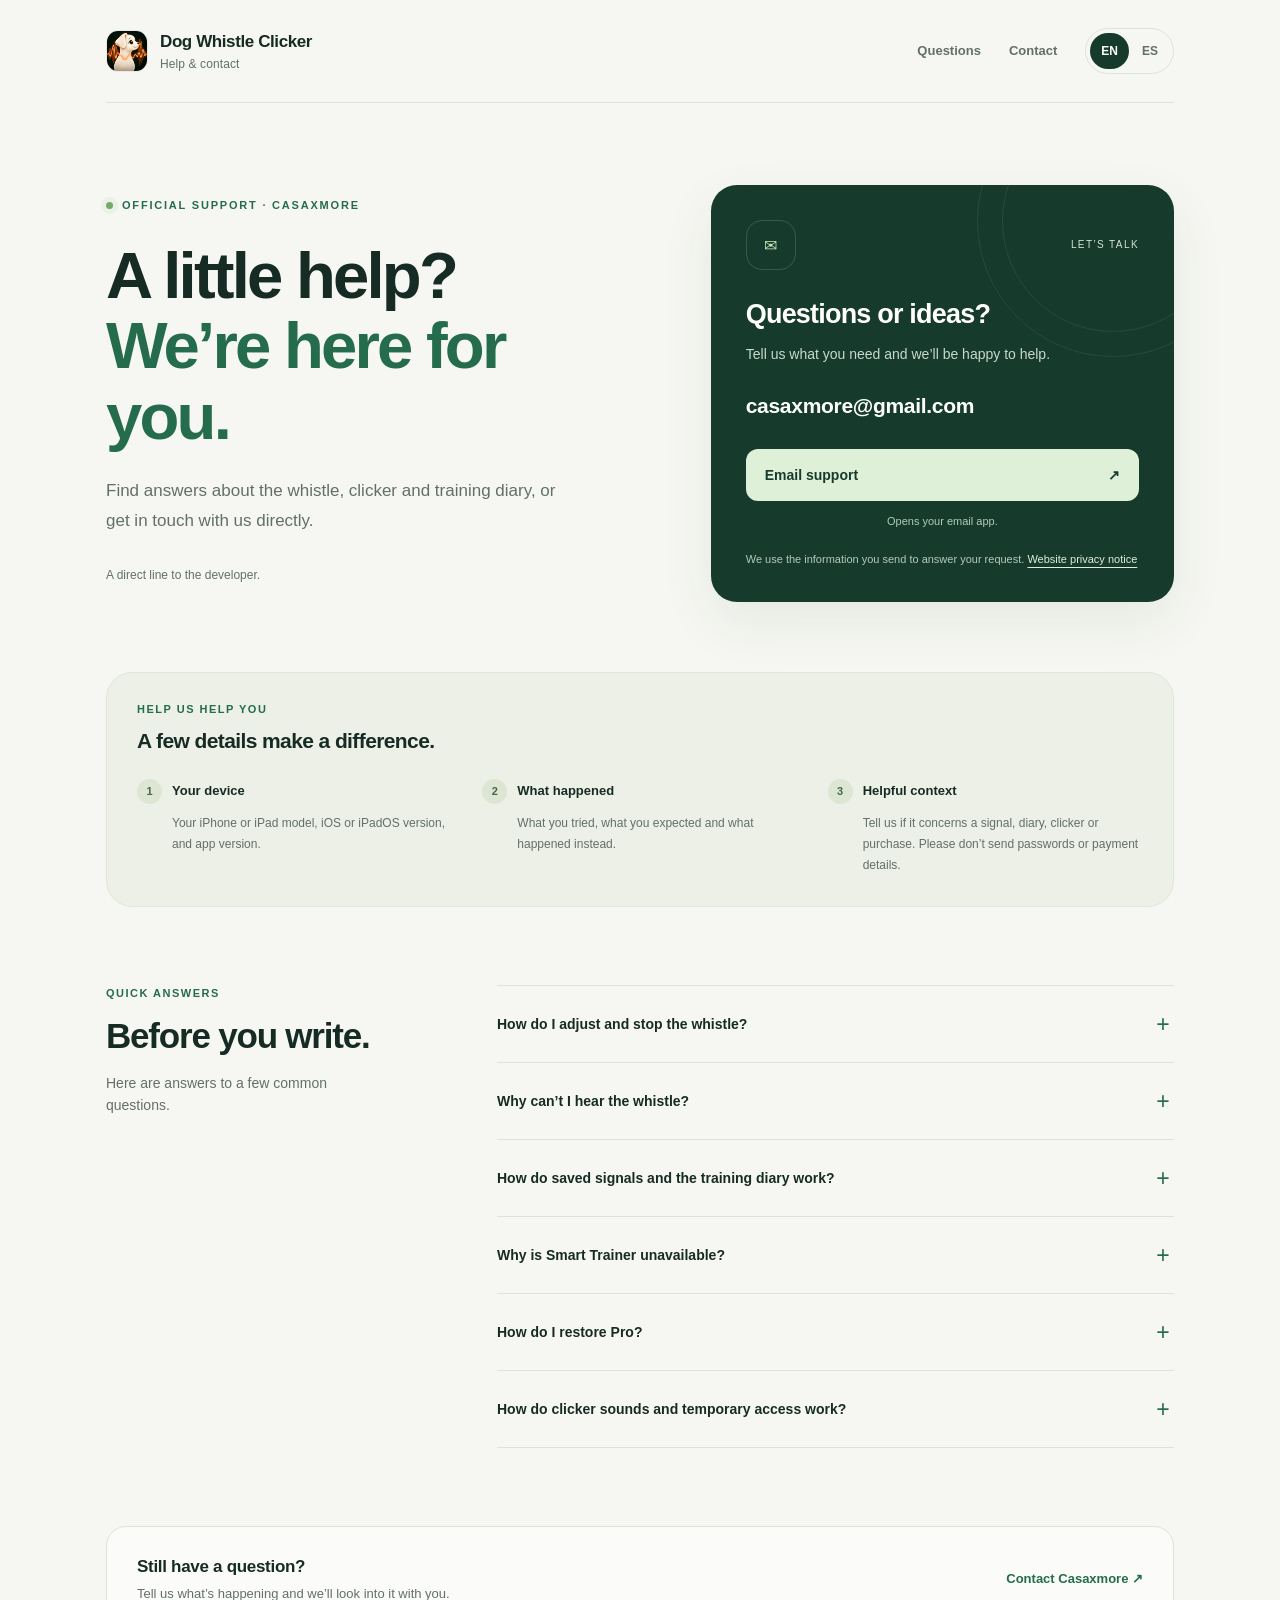
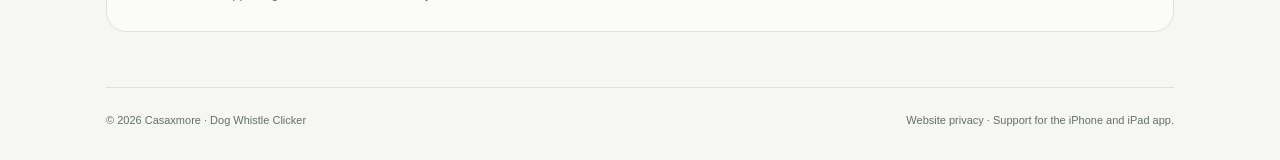
<file: index.html>
<!doctype html>
<html lang="en"><head><meta charset="utf-8"><meta name="viewport" content="width=device-width,initial-scale=1"><meta name="theme-color" content="#f6f7f2"><meta name="description" content="Help and support for Dog Whistle Clicker on iPhone and iPad."><title>Dog Whistle Clicker · Help &amp; contact</title><link rel="icon" href="app-icon.png"><link rel="stylesheet" href="styles.css"></head>
<body><a class="skip" href="#main" data-i18n="skip">Skip to content</a><div class="wrap"><header><a class="brand" href="./"><img src="app-icon.png" alt=""><span>Dog Whistle Clicker<small data-i18n="brand">Help &amp; contact</small></span></a><nav class="nav" aria-label="Main navigation"><a href="#faq" data-i18n="navFaq">Questions</a><a href="#contact" data-i18n="navContact">Contact</a><div class="languages" role="group" aria-label="Language"><button type="button" data-language="en" aria-pressed="true">EN</button><button type="button" data-language="es" aria-pressed="false">ES</button></div></nav></header>
<main id="main"><section class="hero"><div><span class="eyebrow"><span class="dot"></span><span data-i18n="eyebrow">OFFICIAL SUPPORT · CASAXMORE</span></span><h1><span style="color:inherit" data-i18n="headline">A little help?</span><span data-i18n="headlineAccent">We’re here for you.</span></h1><p class="lead" data-i18n="intro">Find answers about the whistle, clicker and training diary, or get in touch with us directly.</p><p class="hero-note" data-i18n="direct">A direct line to the developer.</p></div><div class="contact-card" id="contact"><div class="contact-top"><div class="contact-icon" aria-hidden="true">✉</div><span class="contact-label" data-i18n="tag">LET’S TALK</span></div><h2 data-i18n="contactTitle">Questions or ideas?</h2><p data-i18n="contactText">Tell us what you need and we’ll be happy to help.</p><a class="email" href="mailto:casaxmore@gmail.com">casaxmore@gmail.com</a><a class="contact-button" id="email-support" href="mailto:casaxmore@gmail.com"><span data-i18n="contactButton">Email support</span><span aria-hidden="true">↗</span></a><small class="mail-note" data-i18n="mailNote">Opens your email app.</small><p class="website-privacy"><span data-i18n="privacySummary">We use the information you send to answer your request.</span> <a href="privacy.html" data-privacy-link data-i18n="privacyDetails">Website privacy notice</a></p></div></section>
<section class="preparation"><div class="prep-heading"><div><div class="section-label" data-i18n="prepareTag">HELP US HELP YOU</div><h2 data-i18n="prepareTitle">A few details make a difference.</h2></div></div><ol class="steps"><li><div class="step-title"><span class="number">1</span><span data-i18n="deviceTitle">Your device</span></div><p data-i18n="deviceText">Your iPhone or iPad model, iOS or iPadOS version, and app version.</p></li><li><div class="step-title"><span class="number">2</span><span data-i18n="issueTitle">What happened</span></div><p data-i18n="issueText">What you tried, what you expected and what happened instead.</p></li><li><div class="step-title"><span class="number">3</span><span data-i18n="contextTitle">Helpful context</span></div><p data-i18n="contextText">Tell us if it concerns a signal, diary, clicker or purchase. Please don’t send passwords or payment details.</p></li></ol></section>
<section class="faq" id="faq"><div class="faq-heading"><div class="section-label" data-i18n="faqTag">QUICK ANSWERS</div><h2 data-i18n="faqTitle">Before you write.</h2><p data-i18n="faqIntro">Here are answers to a few common questions.</p></div><div class="faq-list"><details><summary data-i18n="q1">How do I adjust and stop the whistle?</summary><div class="answer"><p data-i18n="a1">On the Modulator screen, touch and drag across the dark surface to adjust the signal. Double-tap the surface to stop it. The session timer also stops the whistle when the selected time ends.</p></div></details><details><summary data-i18n="q2">Why can’t I hear the whistle?</summary><div class="answer"><p data-i18n="a2">Some frequencies may be difficult for people to hear, and sound output varies between speakers and devices. Check your volume and audio output. Start at low intensity, keep sessions short and stop if your dog shows discomfort. Never test the sound close to an ear.</p></div></details><details><summary data-i18n="q3">How do saved signals and the training diary work?</summary><div class="answer"><p data-i18n="a3">With Pro, save a selected signal and replay it from Signals. In the Training Diary, record your practice goal and the reaction you observed. The latest observation is available for free; Pro unlocks the full history. Entries stay on your device and reflect your observations, not a measurement of your dog’s hearing.</p></div></details><details><summary data-i18n="q4">Why is Smart Trainer unavailable?</summary><div class="answer"><p data-i18n="a4">Smart Trainer needs iOS or iPadOS 26 or later, a compatible device, Apple Intelligence enabled and a supported language. Model availability can also depend on whether it is ready on your device. The Training Diary works without Apple Intelligence.</p></div></details><details><summary data-i18n="q5">How do I restore Pro?</summary><div class="answer"><p data-i18n="a5">Open Settings, open the Pro screen and choose Restore purchases. Use the same Apple Account used for the purchase. If you still need help, contact us without sending passwords or payment information.</p></div></details><details><summary data-i18n="q6">How do clicker sounds and temporary access work?</summary><div class="answer"><p data-i18n="a6">The classic clicker is available for free. Pro unlocks all clicker variants. Where a rewarded option is offered, you can choose to watch an ad to unlock an individual clicker or the whistle for one hour.</p></div></details></div></section>
<section class="closing"><div><h2 data-i18n="closingTitle">Still have a question?</h2><p data-i18n="closingText">Tell us what’s happening and we’ll look into it with you.</p></div><a href="mailto:casaxmore@gmail.com" data-i18n="closingButton">Contact Casaxmore ↗</a></section></main><footer><span>© 2026 Casaxmore · Dog Whistle Clicker</span><span><a href="privacy.html" data-privacy-link data-i18n="privacyFooter">Website privacy</a> · <span data-i18n="footer">Support for the iPhone and iPad app.</span></span></footer></div>
<script>
const messages={en:{skip:'Skip to content',brand:'Help & contact',navFaq:'Questions',navContact:'Contact',eyebrow:'OFFICIAL SUPPORT · CASAXMORE',headline:'A little help?',headlineAccent:'We’re here for you.',intro:'Find answers about the whistle, clicker and training diary, or get in touch with us directly.',direct:'A direct line to the developer.',tag:'LET’S TALK',contactTitle:'Questions or ideas?',contactText:'Tell us what you need and we’ll be happy to help.',contactButton:'Email support',mailNote:'Opens your email app.',privacySummary:'We use the information you send to answer your request.',privacyDetails:'Website privacy notice',prepareTag:'HELP US HELP YOU',prepareTitle:'A few details make a difference.',deviceTitle:'Your device',deviceText:'Your iPhone or iPad model, iOS or iPadOS version, and app version.',issueTitle:'What happened',issueText:'What you tried, what you expected and what happened instead.',contextTitle:'Helpful context',contextText:'Tell us if it concerns a signal, diary, clicker or purchase. Please don’t send passwords or payment details.',faqTag:'QUICK ANSWERS',faqTitle:'Before you write.',faqIntro:'Here are answers to a few common questions.',q1:'How do I adjust and stop the whistle?',a1:'On the Modulator screen, touch and drag across the dark surface to adjust the signal. Double-tap the surface to stop it. The session timer also stops the whistle when the selected time ends.',q2:'Why can’t I hear the whistle?',a2:'Some frequencies may be difficult for people to hear, and sound output varies between speakers and devices. Check your volume and audio output. Start at low intensity, keep sessions short and stop if your dog shows discomfort. Never test the sound close to an ear.',q3:'How do saved signals and the training diary work?',a3:'With Pro, save a selected signal and replay it from Signals. In the Training Diary, record your practice goal and the reaction you observed. The latest observation is available for free; Pro unlocks the full history. Entries stay on your device and reflect your observations, not a measurement of your dog’s hearing.',q4:'Why is Smart Trainer unavailable?',a4:'Smart Trainer needs iOS or iPadOS 26 or later, a compatible device, Apple Intelligence enabled and a supported language. Model availability can also depend on whether it is ready on your device. The Training Diary works without Apple Intelligence.',q5:'How do I restore Pro?',a5:'Open Settings, open the Pro screen and choose Restore purchases. Use the same Apple Account used for the purchase. If you still need help, contact us without sending passwords or payment information.',q6:'How do clicker sounds and temporary access work?',a6:'The classic clicker is available for free. Pro unlocks all clicker variants. Where a rewarded option is offered, you can choose to watch an ad to unlock an individual clicker or the whistle for one hour.',closingTitle:'Still have a question?',closingText:'Tell us what’s happening and we’ll look into it with you.',closingButton:'Contact Casaxmore ↗',privacyFooter:'Website privacy',footer:'Support for the iPhone and iPad app.',subject:'Dog Whistle Clicker — Support',body:'Hello, I need help with Dog Whistle Clicker.\n\nDevice model:\niOS / iPadOS version:\nApp version:\n\nWhat happens:\nSteps to reproduce:\n'},es:{skip:'Ir al contenido',brand:'Ayuda y contacto',navFaq:'Preguntas frecuentes',navContact:'Contacto',eyebrow:'SOPORTE OFICIAL · CASAXMORE',headline:'¿Necesitas ayuda?',headlineAccent:'Estamos aquí para ti.',intro:'Encuentra respuestas sobre el silbato, el clicker y el diario de entrenamiento, o escríbenos directamente.',direct:'Una vía directa con el desarrollador.',tag:'HABLEMOS',contactTitle:'¿Dudas o ideas?',contactText:'Cuéntanos qué necesitas y estaremos encantados de ayudarte.',contactButton:'Escribir a soporte',mailNote:'Se abrirá tu aplicación de correo.',privacySummary:'Utilizamos la información que nos envías para responder a tu consulta.',privacyDetails:'Privacidad de esta web',prepareTag:'AYÚDANOS A AYUDARTE',prepareTitle:'Unos detalles marcan la diferencia.',deviceTitle:'Tu dispositivo',deviceText:'Modelo de iPhone o iPad, versión de iOS o iPadOS y versión de la app.',issueTitle:'Qué ha ocurrido',issueText:'Qué intentabas hacer, qué esperabas y qué ha ocurrido.',contextTitle:'Un poco de contexto',contextText:'Cuéntanos si se trata de una señal, el diario, el clicker o una compra. No envíes contraseñas ni datos de pago.',faqTag:'RESPUESTAS RÁPIDAS',faqTitle:'Antes de escribirnos.',faqIntro:'Estas respuestas pueden ayudarte.',q1:'¿Cómo ajusto y detengo el silbato?',a1:'En la pantalla Modulador, toca y arrastra sobre la superficie oscura para ajustar la señal. Toca dos veces para detenerla. El temporizador también para el silbato al finalizar el tiempo elegido.',q2:'¿Por qué no oigo el silbato?',a2:'Algunas frecuencias pueden ser difíciles de oír para las personas y el sonido varía según el altavoz y el dispositivo. Comprueba el volumen y la salida de audio. Empieza con intensidad baja, haz sesiones cortas y detente si tu perro muestra molestias. Nunca pruebes el sonido cerca de un oído.',q3:'¿Cómo funcionan las señales guardadas y el diario?',a3:'Con Pro puedes guardar una señal seleccionada y reproducirla desde Señales. En el diario de entrenamiento puedes registrar el objetivo y la reacción observada. La última observación está disponible gratis; Pro desbloquea el historial completo. Los registros permanecen en el dispositivo y reflejan tus observaciones, no una medición de la audición del perro.',q4:'¿Por qué no está disponible el entrenador inteligente?',a4:'Smart Trainer necesita iOS o iPadOS 26 o posterior, un dispositivo compatible, Apple Intelligence activado y un idioma compatible. También depende de que el modelo esté listo en el dispositivo. El diario de entrenamiento funciona sin Apple Intelligence.',q5:'¿Cómo restauro Pro?',a5:'Abre Ajustes, entra en la pantalla Pro y selecciona Restaurar compras. Usa la misma cuenta de Apple con la que hiciste la compra. Si necesitas ayuda, escríbenos sin enviar contraseñas ni datos de pago.',q6:'¿Cómo funcionan los clickers y el acceso temporal?',a6:'El clicker clásico está disponible gratis. Pro desbloquea todas las variantes. Cuando se ofrece la opción bonificada, puedes elegir ver un anuncio para desbloquear un clicker concreto o el silbato durante una hora.',closingTitle:'¿Te queda alguna duda?',closingText:'Cuéntanos qué ocurre y lo revisaremos contigo.',closingButton:'Contactar con Casaxmore ↗',privacyFooter:'Privacidad de la web',footer:'Soporte para la app de iPhone y iPad.',subject:'Dog Whistle Clicker — Soporte',body:'Hola, necesito ayuda con Dog Whistle Clicker.\n\nModelo del dispositivo:\nVersión de iOS / iPadOS:\nVersión de la app:\n\nQué ocurre:\nPasos para reproducirlo:\n'}};
function setLanguage(lang){const l=messages[lang]?lang:'en',m=messages[l];document.documentElement.lang=l;document.title='Dog Whistle Clicker · '+m.brand;document.querySelector('meta[name="description"]').content=m.intro;document.querySelectorAll('[data-i18n]').forEach(e=>e.textContent=m[e.dataset.i18n]);document.querySelectorAll('[data-language]').forEach(e=>e.setAttribute('aria-pressed',String(e.dataset.language===l)));document.querySelectorAll('[data-privacy-link]').forEach(e=>e.href='privacy.html?lang='+l);document.getElementById('email-support').href='mailto:casaxmore@gmail.com?subject='+encodeURIComponent(m.subject)+'&body='+encodeURIComponent(m.body)}document.querySelectorAll('[data-language]').forEach(e=>e.addEventListener('click',()=>setLanguage(e.dataset.language)));setLanguage(new URLSearchParams(location.search).get('lang')||'en');
</script></body></html>
</file>
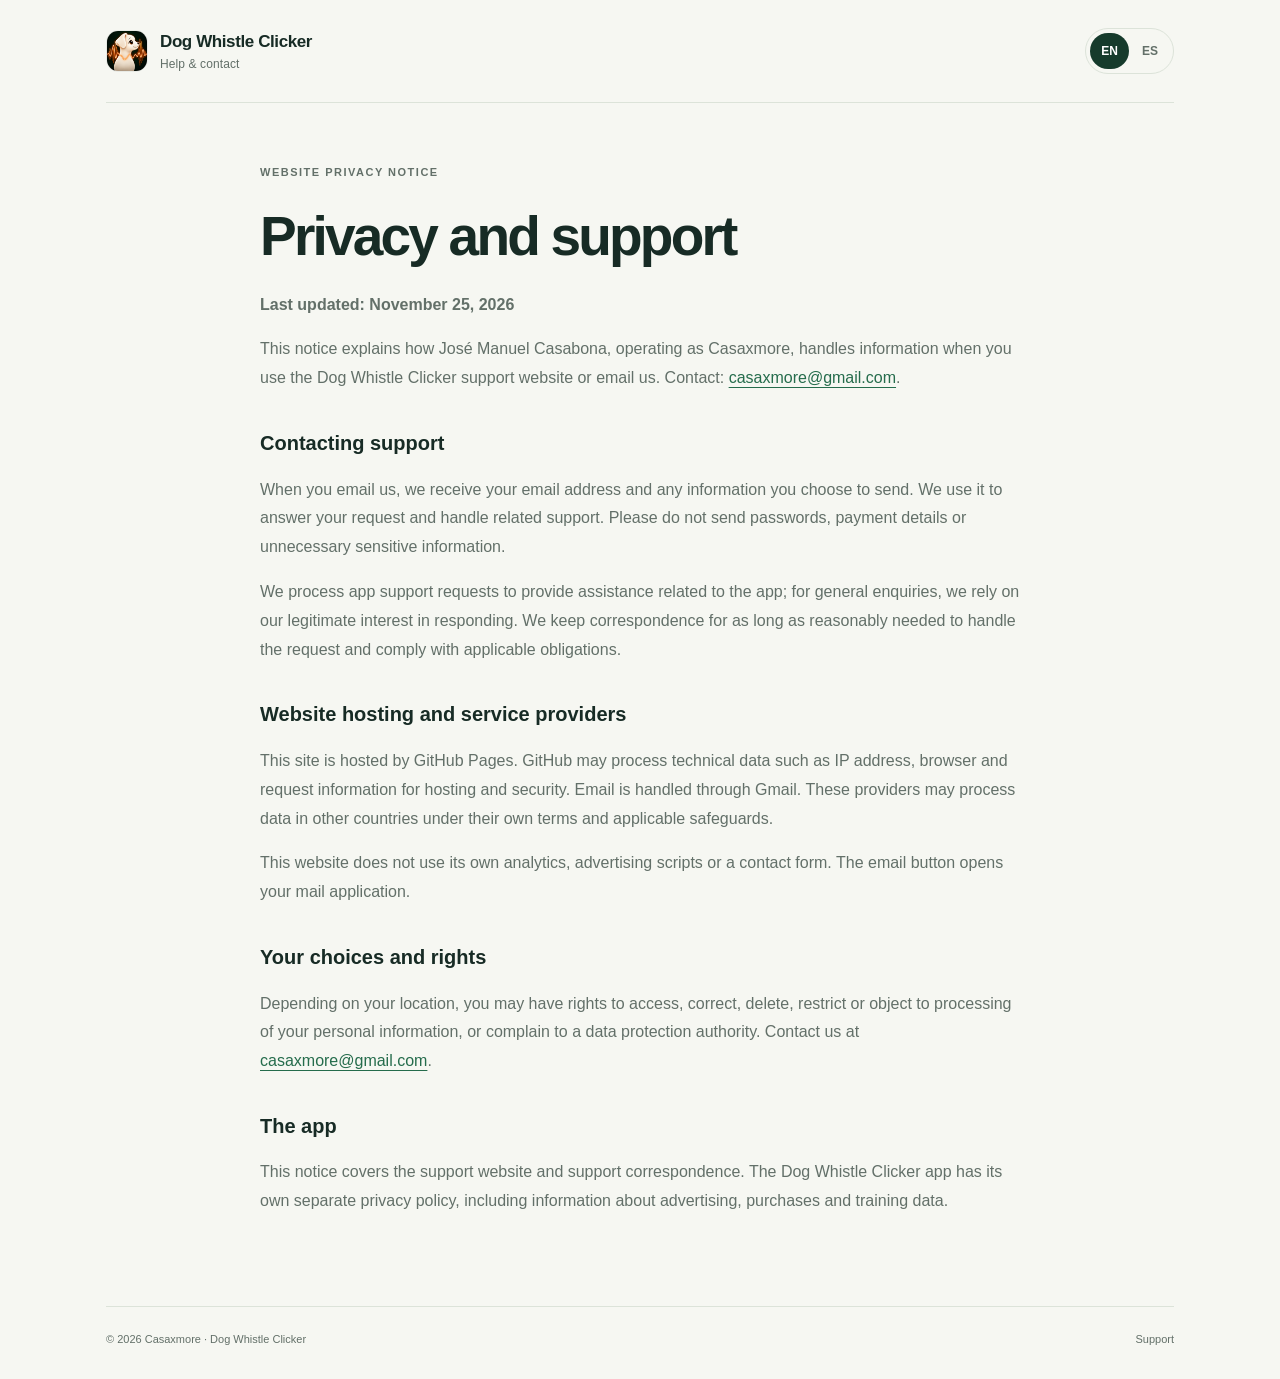
<file: privacy.html>
<!doctype html><html lang="en"><head><meta charset="utf-8"><meta name="viewport" content="width=device-width,initial-scale=1"><title>Website privacy · Dog Whistle Clicker</title><link rel="stylesheet" href="styles.css"><style>.notice{max-width:760px;margin:60px auto 90px}.notice h1{font-size:clamp(36px,5vw,55px)}.notice h2{font-size:20px;margin-top:34px}.notice p,.notice li{color:var(--muted);line-height:1.8}.notice a{color:var(--green)}.notice [hidden]{display:none}</style></head><body><div class="wrap"><header><a class="brand" id="back" href="./"><img src="app-icon.png" alt=""><span>Dog Whistle Clicker<small id="backText">Help &amp; contact</small></span></a><div class="languages" role="group" aria-label="Language"><button type="button" data-lang="en">EN</button><button type="button" data-lang="es">ES</button></div></header><main class="notice"><article id="en"><p class="section-label">WEBSITE PRIVACY NOTICE</p><h1>Privacy and support</h1><p><strong>Last updated: November 25, 2026</strong></p><p>This notice explains how José Manuel Casabona, operating as Casaxmore, handles information when you use the Dog Whistle Clicker support website or email us. Contact: <a href="mailto:casaxmore@gmail.com">casaxmore@gmail.com</a>.</p><h2>Contacting support</h2><p>When you email us, we receive your email address and any information you choose to send. We use it to answer your request and handle related support. Please do not send passwords, payment details or unnecessary sensitive information.</p><p>We process app support requests to provide assistance related to the app; for general enquiries, we rely on our legitimate interest in responding. We keep correspondence for as long as reasonably needed to handle the request and comply with applicable obligations.</p><h2>Website hosting and service providers</h2><p>This site is hosted by GitHub Pages. GitHub may process technical data such as IP address, browser and request information for hosting and security. Email is handled through Gmail. These providers may process data in other countries under their own terms and applicable safeguards.</p><p>This website does not use its own analytics, advertising scripts or a contact form. The email button opens your mail application.</p><h2>Your choices and rights</h2><p>Depending on your location, you may have rights to access, correct, delete, restrict or object to processing of your personal information, or complain to a data protection authority. Contact us at <a href="mailto:casaxmore@gmail.com">casaxmore@gmail.com</a>.</p><h2>The app</h2><p>This notice covers the support website and support correspondence. The Dog Whistle Clicker app has its own separate privacy policy, including information about advertising, purchases and training data.</p></article><article id="es" hidden><p class="section-label">PRIVACIDAD DE LA WEB</p><h1>Privacidad y soporte</h1><p><strong>Última actualización: 25 de noviembre de 2026</strong></p><p>Este aviso explica cómo José Manuel Casabona, que opera como Casaxmore, trata la información cuando utilizas la web de soporte de Dog Whistle Clicker o nos escribes. Contacto: <a href="mailto:casaxmore@gmail.com">casaxmore@gmail.com</a>.</p><h2>Contacto con soporte</h2><p>Cuando nos escribes recibimos tu dirección de correo y la información que decidas enviar. La utilizamos para responder a tu consulta y gestionar el soporte relacionado. No envíes contraseñas, datos de pago ni información sensible innecesaria.</p><p>Tratamos las solicitudes de soporte para prestar asistencia relacionada con la app; en las consultas generales nos basamos en el interés legítimo de responder. Conservamos la correspondencia durante el tiempo razonablemente necesario para atenderla y cumplir las obligaciones aplicables.</p><h2>Alojamiento y proveedores</h2><p>Esta web se aloja en GitHub Pages. GitHub puede tratar datos técnicos como la dirección IP, el navegador y datos de la solicitud para el alojamiento y la seguridad. El correo se gestiona mediante Gmail. Estos proveedores pueden tratar datos en otros países según sus condiciones y las garantías aplicables.</p><p>Esta web no utiliza analítica propia, scripts publicitarios ni formularios de contacto. El botón de correo abre tu aplicación de email.</p><h2>Tus opciones y derechos</h2><p>Según tu lugar de residencia, puedes tener derechos de acceso, rectificación, supresión, limitación u oposición al tratamiento, así como presentar una reclamación ante una autoridad de protección de datos. Escríbenos a <a href="mailto:casaxmore@gmail.com">casaxmore@gmail.com</a>.</p><h2>La app</h2><p>Este aviso cubre la web de soporte y la correspondencia de soporte. La app Dog Whistle Clicker tiene su propia política de privacidad, con información sobre publicidad, compras y datos de entrenamiento.</p></article></main><footer><span>© 2026 Casaxmore · Dog Whistle Clicker</span><a id="footerBack" href="./">Support</a></footer></div><script>function setLanguage(lang){const l=lang==='es'?'es':'en';document.documentElement.lang=l;document.getElementById('en').hidden=l!=='en';document.getElementById('es').hidden=l!=='es';document.querySelectorAll('[data-lang]').forEach(b=>b.setAttribute('aria-pressed',String(b.dataset.lang===l)));document.getElementById('back').href='./?lang='+l;document.getElementById('footerBack').href='./?lang='+l;document.getElementById('backText').textContent=l==='es'?'Ayuda y contacto':'Help & contact';document.getElementById('footerBack').textContent=l==='es'?'Soporte':'Support';document.title=l==='es'?'Privacidad de la web · Dog Whistle Clicker':'Website privacy · Dog Whistle Clicker'}document.querySelectorAll('[data-lang]').forEach(b=>b.addEventListener('click',()=>setLanguage(b.dataset.lang)));setLanguage(new URLSearchParams(location.search).get('lang'))</script></body></html>
</file>
<file: styles.css>
:root{--paper:#f6f7f2;--white:#fff;--ink:#172b25;--muted:#637069;--green:#256c4c;--pine:#163b2c;--line:#dce3d9;--mint:#dff0d8;--radius:26px}
    *{box-sizing:border-box}html{scroll-behavior:smooth;scroll-padding-top:24px}body{margin:0;background:var(--paper);color:var(--ink);font-family:-apple-system,BlinkMacSystemFont,"Segoe UI",sans-serif;line-height:1.6;-webkit-font-smoothing:antialiased}a{color:inherit}button{font:inherit}a,button,summary{-webkit-tap-highlight-color:transparent}a:focus-visible,button:focus-visible,summary:focus-visible{outline:3px solid #589d64;outline-offset:5px}a{text-underline-offset:4px}.wrap{max-width:1140px;margin:auto;padding:0 36px}.skip{position:absolute;top:-80px;left:20px;background:var(--pine);color:white;padding:12px;z-index:10}.skip:focus{top:10px}
    header{display:flex;align-items:center;justify-content:space-between;gap:24px;padding:28px 0;border-bottom:1px solid var(--line)}.brand{display:flex;align-items:center;gap:12px;text-decoration:none;font-size:17px;font-weight:750;letter-spacing:-.4px}.brand img{width:42px;height:42px;border-radius:12px;border:1px solid #152b2510}.brand small{display:block;font-weight:450;font-size:12px;letter-spacing:.1px;color:var(--muted)}.nav{display:flex;gap:28px;align-items:center}.nav>a{font-size:13px;text-decoration:none;color:var(--muted);font-weight:600}.nav>a:hover{color:var(--green)}.languages{display:flex;padding:4px;border:1px solid var(--line);border-radius:50px;gap:2px}.languages button{border:0;background:transparent;color:var(--muted);padding:7px 11px;border-radius:24px;cursor:pointer;font-size:12px;font-weight:650;min-height:36px}.languages button[aria-pressed="true"]{background:var(--pine);color:white}
    .hero{display:grid;grid-template-columns:1.15fr 1fr;align-items:center;gap:72px;padding:82px 0 70px}.eyebrow{display:inline-flex;align-items:center;gap:9px;font-size:11px;font-weight:750;letter-spacing:1.8px;text-transform:uppercase;color:var(--green)}.dot{width:7px;height:7px;border-radius:50%;background:#74a86c;box-shadow:0 0 0 5px #74a86c16}h1{font-size:clamp(42px,5.1vw,66px);line-height:1.08;letter-spacing:-2.8px;font-weight:720;margin:24px 0}h1 span{display:block;color:var(--green)}.lead{font-size:17px;line-height:1.75;color:var(--muted);max-width:460px}.hero-note{display:flex;align-items:center;gap:8px;font-size:12px;color:var(--muted);margin-top:30px}.hero-note svg{width:15px;height:15px;flex:none}
    .contact-card{position:relative;overflow:hidden;background:var(--pine);color:white;border-radius:var(--radius);padding:35px;box-shadow:0 20px 55px #163b2c13}.contact-card:before{content:"";position:absolute;right:-75px;top:-100px;width:270px;height:270px;border:1px solid #ffffff13;border-radius:50%;pointer-events:none}.contact-card:after{content:"";position:absolute;right:-50px;top:-75px;width:220px;height:220px;border:1px solid #ffffff13;border-radius:50%;pointer-events:none}.contact-top{display:flex;justify-content:space-between;align-items:center;gap:16px}.contact-icon{width:50px;height:50px;display:grid;place-items:center;border:1px solid #ffffff28;border-radius:16px;color:#c9e6bd}.contact-icon svg{width:24px;height:24px}.contact-label{font-size:10px;letter-spacing:1.4px;text-transform:uppercase;color:#d3e4d4}.contact-card h2{font-size:27px;line-height:1.2;letter-spacing:-.8px;margin:28px 0 12px}.contact-card p{font-size:14px;color:#c8d8cc;margin:0 0 24px}.email{display:inline-block;font-size:clamp(16px,2vw,21px);font-weight:550;letter-spacing:-.3px;text-decoration:none;margin-bottom:26px;overflow-wrap:anywhere}.email:hover{text-decoration:underline}.contact-button{position:relative;display:flex;justify-content:space-between;gap:14px;align-items:center;padding:15px 19px;background:var(--mint);border-radius:12px;color:var(--pine);text-decoration:none;font-size:14px;font-weight:700;min-height:50px;transition:background .2s,transform .2s}.contact-button:hover{background:#edf7e7;transform:translateY(-2px)}.contact-button svg{width:18px;height:18px;flex:none}.mail-note{display:block;margin-top:12px;font-size:11px;color:#b4cbb9;text-align:center}
    .preparation{background:#ecf0e6;border:1px solid #e0e7d9;border-radius:var(--radius);padding:28px 30px 30px}.section-label{font-size:11px;letter-spacing:1.5px;font-weight:750;text-transform:uppercase;color:var(--green)}.prep-heading{display:flex;align-items:baseline;justify-content:space-between;gap:20px;margin-bottom:25px}.prep-heading h2{font-size:21px;line-height:1.3;letter-spacing:-.6px;margin:8px 0 0}.prep-heading>p{font-size:12px;color:var(--muted);margin:0}.steps{display:grid;grid-template-columns:repeat(3,1fr);gap:30px;list-style:none;padding:0;margin:0}.step-title{display:flex;gap:10px;align-items:center;font-size:13px;font-weight:700}.number{width:25px;height:25px;border-radius:50%;background:#dce6d2;color:#466847;display:grid;place-items:center;font-size:11px;flex:none}.steps p{margin:9px 0 0 35px;font-size:12px;color:var(--muted);line-height:1.75}
    .faq{display:grid;grid-template-columns:.65fr 1.35fr;gap:65px;padding:78px 0}.faq-heading{position:sticky;top:28px;align-self:start}.faq-heading h2{font-size:35px;line-height:1.15;letter-spacing:-1.2px;margin:13px 0 16px}.faq-heading p{font-size:14px;color:var(--muted);margin:0;max-width:250px}.faq-list{border-top:1px solid var(--line)}details{border-bottom:1px solid var(--line)}summary{list-style:none;display:flex;align-items:center;justify-content:space-between;gap:20px;cursor:pointer;min-height:76px;padding:20px 0;font-size:14px;font-weight:650;line-height:1.5}summary::-webkit-details-marker{display:none}summary:after{content:"+";font-size:23px;font-weight:400;color:var(--green);flex:none;width:22px;text-align:center}details[open] summary:after{content:"−"}.answer{padding:0 35px 24px 0;font-size:13px;line-height:1.85;color:var(--muted)}.answer p{margin:0 0 12px}.answer p:last-child{margin:0}.answer a{color:var(--green)}
    .closing{display:flex;justify-content:space-between;align-items:center;gap:25px;padding:26px 30px;border:1px solid var(--line);border-radius:20px;background:#fff9;margin-bottom:55px}.closing h2{font-size:17px;letter-spacing:-.3px;margin:0 0 4px}.closing p{font-size:13px;color:var(--muted);margin:0}.closing a{font-size:13px;font-weight:650;text-decoration:none;color:var(--green);white-space:nowrap;padding:12px 0}.closing a:hover{text-decoration:underline}footer{border-top:1px solid var(--line);padding:24px 0 30px;display:flex;justify-content:space-between;gap:20px;font-size:11px;color:var(--muted)}.footer-brand{font-weight:650;color:var(--ink)}footer a{text-decoration:none}footer a:hover{text-decoration:underline}
    @media(max-width:850px){.hero{gap:35px;padding:60px 0}.wrap{padding:0 25px}.hero h1{font-size:48px;letter-spacing:-2px}.contact-card{padding:28px}.faq{gap:35px}.prep-heading{display:block}.prep-heading>p{margin-top:12px}.steps{gap:18px}}
    @media(max-width:620px){.wrap{padding:0 20px}header{padding:20px 0}.nav{gap:0}.nav>a{display:none}.brand{font-size:16px}.brand img{width:38px;height:38px}.hero{grid-template-columns:1fr;padding:42px 0;gap:30px}.hero h1{font-size:48px;margin:22px 0;letter-spacing:-2px}.lead{font-size:16px}.hero-note{margin-top:20px}.contact-card{padding:28px}.contact-card h2{margin-top:24px}.email{font-size:21px}.steps{grid-template-columns:1fr;gap:20px}.steps p{font-size:13px}.preparation{padding:25px}.prep-heading{margin-bottom:22px}.faq{grid-template-columns:1fr;gap:24px;padding:48px 0}.faq-heading{position:static}.faq-heading h2{font-size:30px}.faq-heading p{max-width:none}.closing{align-items:flex-start;flex-direction:column;gap:10px;padding:24px;margin-bottom:38px}footer{flex-direction:column;gap:8px}summary{font-size:14px;min-height:72px}.answer{font-size:14px}.hero-note{line-height:1.6}}
    @media(prefers-reduced-motion:reduce){html{scroll-behavior:auto}*{transition:none!important}}
    .privacy-summary{border-top:1px solid #ffffff26;margin-top:20px;padding-top:15px;font-size:12px;line-height:1.7;color:#d5e2d7}.contact-card .privacy-summary p{font-size:12px;line-height:1.7;margin:5px 0 9px;color:#c8d8cc}.privacy-summary strong{font-weight:650;color:#fff}.privacy-summary a{font-weight:600;color:#e1f0d9}footer{flex-wrap:wrap}
  .website-privacy{font-size:11px!important;line-height:1.5;margin:20px 0 0!important;color:#b4cbb9!important}.website-privacy a{color:#e1eddb}.nav{flex-wrap:wrap}@media(max-width:600px){.nav>a{display:none}.hero{gap:30px}.contact-card{padding:26px}.faq{gap:24px}}
</file>
